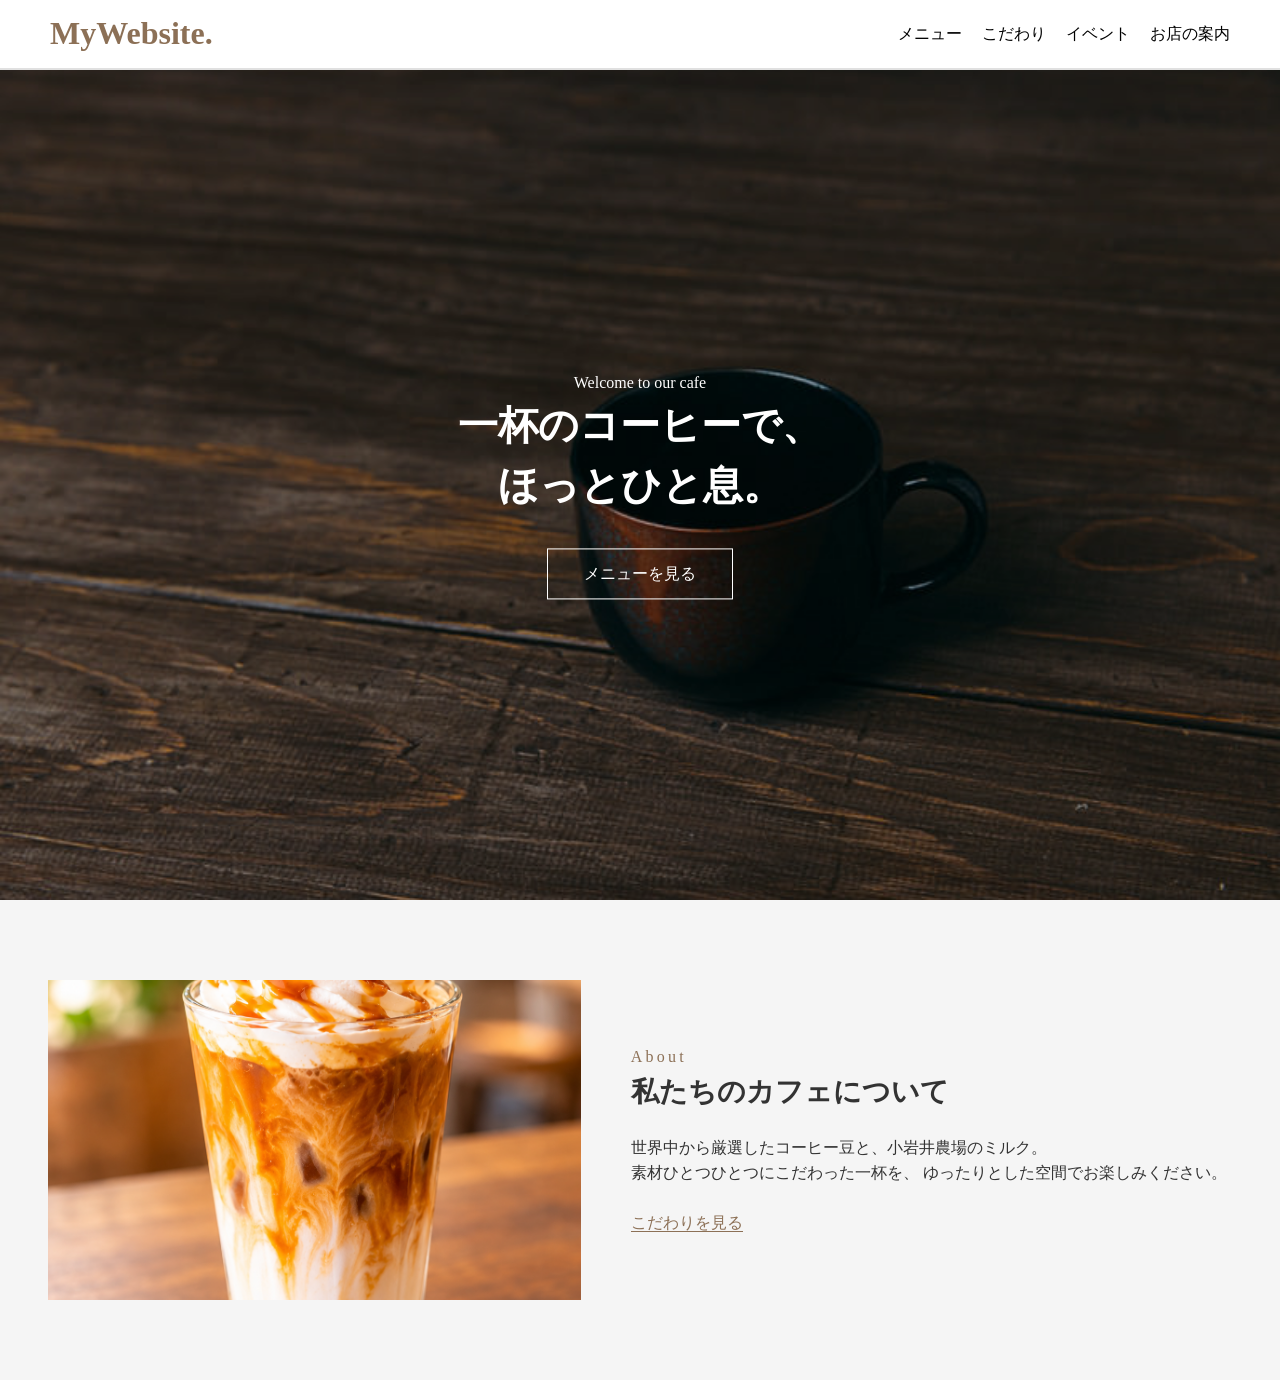
<file: index.html>
<!DOCTYPE html>
<html lang="ja">

<head>
    <meta charset="UTF-8">
    <meta name="viewport" content="width=device-width, initial-scale=1.0">
    <link rel="stylesheet" href="style.css">
    <link rel="stylesheet" href="index.css">
    <title>カフェ | TOP</title>
</head>

<body>
    <header class="header">
        <h1 class="logo">
            <a href="index.html">MyWebsite.</a>
        </h1>
        <nav class="nav">
            <a href="menu.html">メニュー</a>
            <a href="special.html">こだわり</a>
            <a href="event.html">イベント</a>
            <a href="">お店の案内</a>
        </nav>
    </header>

    <!-- 見出し -->
    <section class="top">
        <img class="top-img" src="special_image/kissaten25_92A2364-p_TP_V4.jpg" alt="落ち着いた雰囲気のカフェ店内">
        <div class="top-text">
            <p class="top-sub">Welcome to our cafe</p>
            <h2 class="top-title">一杯のコーヒーで、<br>ほっとひと息。</h2>
            <a class="top-btn" href="menu.html">メニューを見る</a>
        </div>
    </section>

    <main>
        <!-- お店の紹介 -->
        <section class="about">
            <div class="about-img">
                <img src="event_img/キャラメルマキアートの贅沢な一杯.png" alt="当店のコーヒー">
            </div>
            <div class="about-text">
                <p class="about-sub">About</p>
                <h2 class="about-title">私たちのカフェについて</h2>
                <p class="about-desc">
                    世界中から厳選したコーヒー豆と、小岩井農場のミルク。<br>
                    素材ひとつひとつにこだわった一杯を、
                    ゆったりとした空間でお楽しみください。
                </p>
                <a class="about-link" href="special.html">こだわりを見る</a>
            </div>
        </section>
    </main>
</body>

</html>
</file>
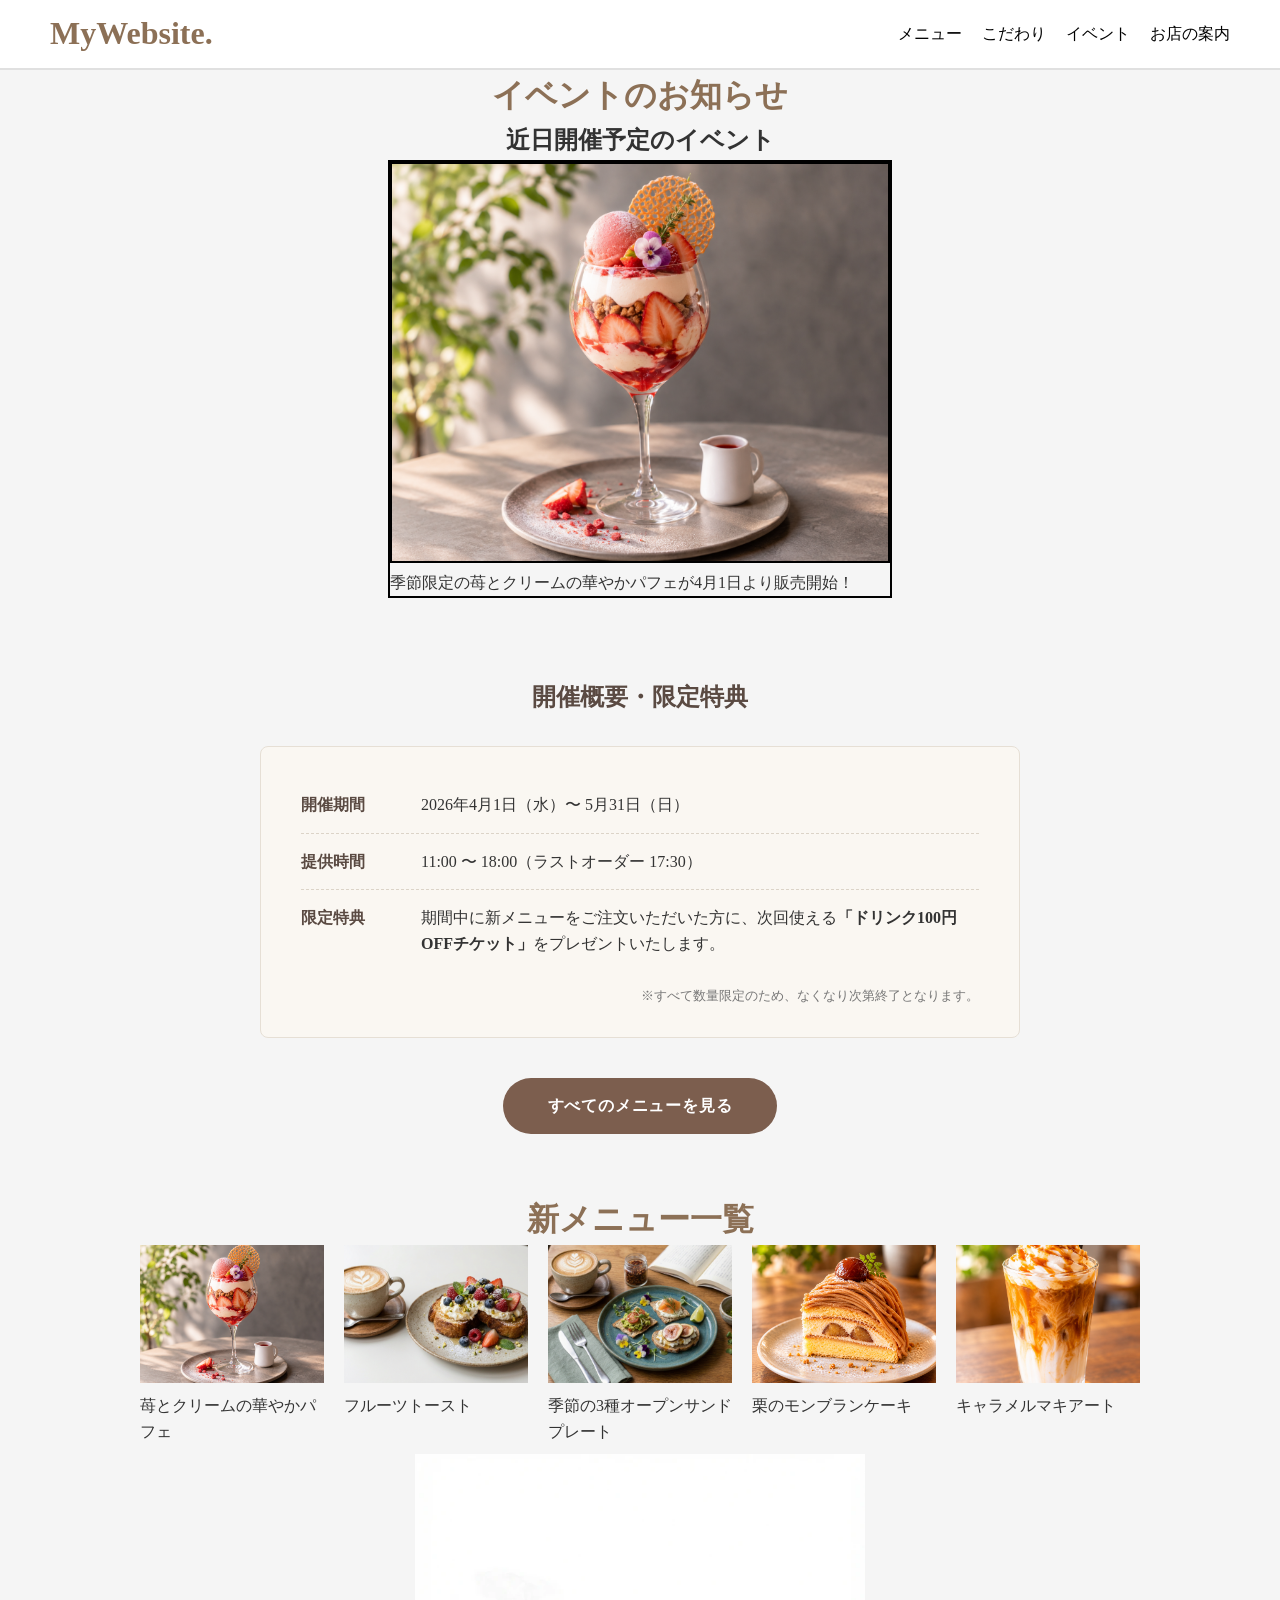
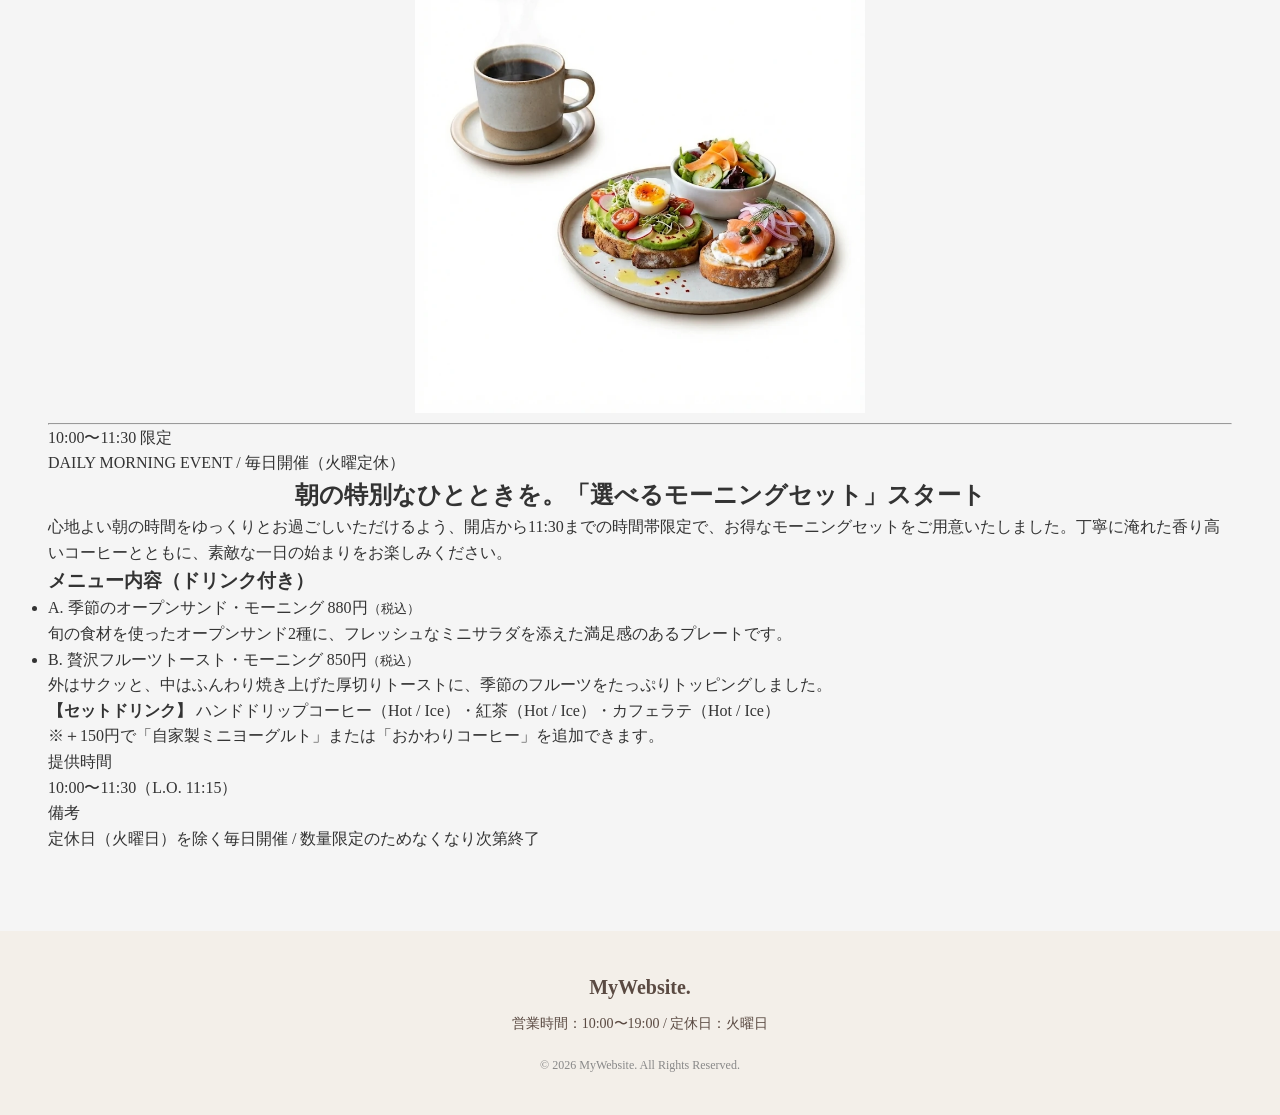
<file: event.html>
<!DOCTYPE html>
<html lang="ja">
<head>
    <meta charset="UTF-8">
    <meta name="viewport" content="width=device-width, initial-scale=1.0">
    <link rel="stylesheet" href="event.css">
    <link rel="stylesheet" href="style.css">
    <title></title>
</head>
<body>

<header class="header">
        <h1 class="logo">
            <a href="index.html">MyWebsite.</a>
        </h1>
        <nav class="nav">
            <a href="menu.html">メニュー</a>
            <a href="special.html">こだわり</a>
            <a href="event.html">イベント</a>
            <a href="">お店の案内</a>
        </nav>
</header>

    <main>
        <h1>イベントのお知らせ</h1>
        <h2>近日開催予定のイベント</h2>
        <div style="border: 2px solid black; width: fit-content; margin: 0 auto;">
            <div style="text-align: center;">
                <img class="menu" src="/event_img/苺とクリームの華やかパフェ.png" alt="">
            </div>
            <p>季節限定の苺とクリームの華やかパフェが4月1日より販売開始！</p>
        </div>
        <section class="event-info">
            <h2 class="section-title">開催概要・限定特典</h2>
            <div class="info-box">
            <dl class="info-list">
                <div class="info-row">
                <dt>開催期間</dt>
                <dd>2026年4月1日（水）〜 5月31日（日）</dd>
                </div>
                <div class="info-row">
                <dt>提供時間</dt>
                <dd>11:00 〜 18:00（ラストオーダー 17:30）</dd>
                </div>
                <div class="info-row">
                <dt>限定特典</dt>
                <dd>期間中に新メニューをご注文いただいた方に、次回使える<strong>「ドリンク100円OFFチケット」</strong>をプレゼントいたします。</dd>
                </div>
            </dl>
            <p class="info-note">※すべて数量限定のため、なくなり次第終了となります。</p>
            </div>

            <!-- 通常メニューへの誘導ボタン -->
            <div class="btn-wrap">
            <a href="menu.html" class="btn-more">すべてのメニューを見る</a>
            </div>
        </section>

        
        <h1>新メニュー一覧</h1>

        <ul class="service-list">
            <li class="service-item">
                <img src="/event_img/苺とクリームの華やかパフェ.png" alt="">
                <p>苺とクリームの華やかパフェ</p>
            </li>
            <li class="service-item">
                <img src="/event_img/フルーツトースト.jpg" alt="フルーツトースト">
                <p>フルーツトースト</p>
            </li>
            <li class="service-item">
                <img src="event_img/季節の3種オープンサンドプレート.jpg" alt="季節の3種オープンサンドプレート">
                <p>季節の3種オープンサンドプレート</p>
            </li>
            <li class="service-item">
                <img src="event_img/栗のモンブランケーキ slice.png" alt="季節の3種オープンサンドプレート">
                <p>栗のモンブランケーキ</p>
            </li>
            <li class="service-item">
                <img src="event_img/キャラメルマキアートの贅沢な一杯.png" alt="季節の3種オープンサンドプレート">
                <p>キャラメルマキアート</p>
            </li>
        </ul>

                <!-- モーニングセット告知セクション -->
        <section>
        <div>
            <img class="sand_img" src="event_img/季節のオープンサンド・モーニング.jpg" alt="選べるモーニングセット（オープンサンドとコーヒー）">
            <hr>
            <div>10:00〜11:30 限定</div>
        </div>

        <div>
            <p>DAILY MORNING EVENT / 毎日開催（火曜定休）</p>
            <h2>朝の特別なひとときを。「選べるモーニングセット」スタート</h2>
            
            <p>
            心地よい朝の時間をゆっくりとお過ごしいただけるよう、開店から11:30までの時間帯限定で、お得なモーニングセットをご用意いたしました。丁寧に淹れた香り高いコーヒーとともに、素敵な一日の始まりをお楽しみください。
            </p>

            <div>
            <h3>メニュー内容（ドリンク付き）</h3>
            <ul>
                <li>
                <div>
                    <span>A. 季節のオープンサンド・モーニング</span>
                    <span>880円<small>（税込）</small></span>
                </div>
                <p>旬の食材を使ったオープンサンド2種に、フレッシュなミニサラダを添えた満足感のあるプレートです。</p>
                </li>
                <li>
                <div>
                    <span>B. 贅沢フルーツトースト・モーニング</span>
                    <span>850円<small>（税込）</small></span>
                </div>
                <p>外はサクッと、中はふんわり焼き上げた厚切りトーストに、季節のフルーツをたっぷりトッピングしました。</p>
                </li>
            </ul>

            <div>
                <strong>【セットドリンク】</strong>
                ハンドドリップコーヒー（Hot / Ice）・紅茶（Hot / Ice）・カフェラテ（Hot / Ice）<br>
                <span>※＋150円で「自家製ミニヨーグルト」または「おかわりコーヒー」を追加できます。</span>
            </div>
            </div>

            <dl>
            <dt>提供時間</dt>
            <dd>10:00〜11:30（L.O. 11:15）</dd>
            <dt>備考</dt>
            <dd>定休日（火曜日）を除く毎日開催 / 数量限定のためなくなり次第終了</dd>
            </dl>
        </div>
    </section>
    </main>
    <!-- フッター -->
        <footer class="site-footer">
            <p class="footer-logo">MyWebsite.</p>
            <p class="footer-address">営業時間：10:00〜19:00 / 定休日：火曜日</p>
            <p class="copyright">&copy; 2026 MyWebsite. All Rights Reserved.</p>
        </footer>
</body>
</html>
</file>
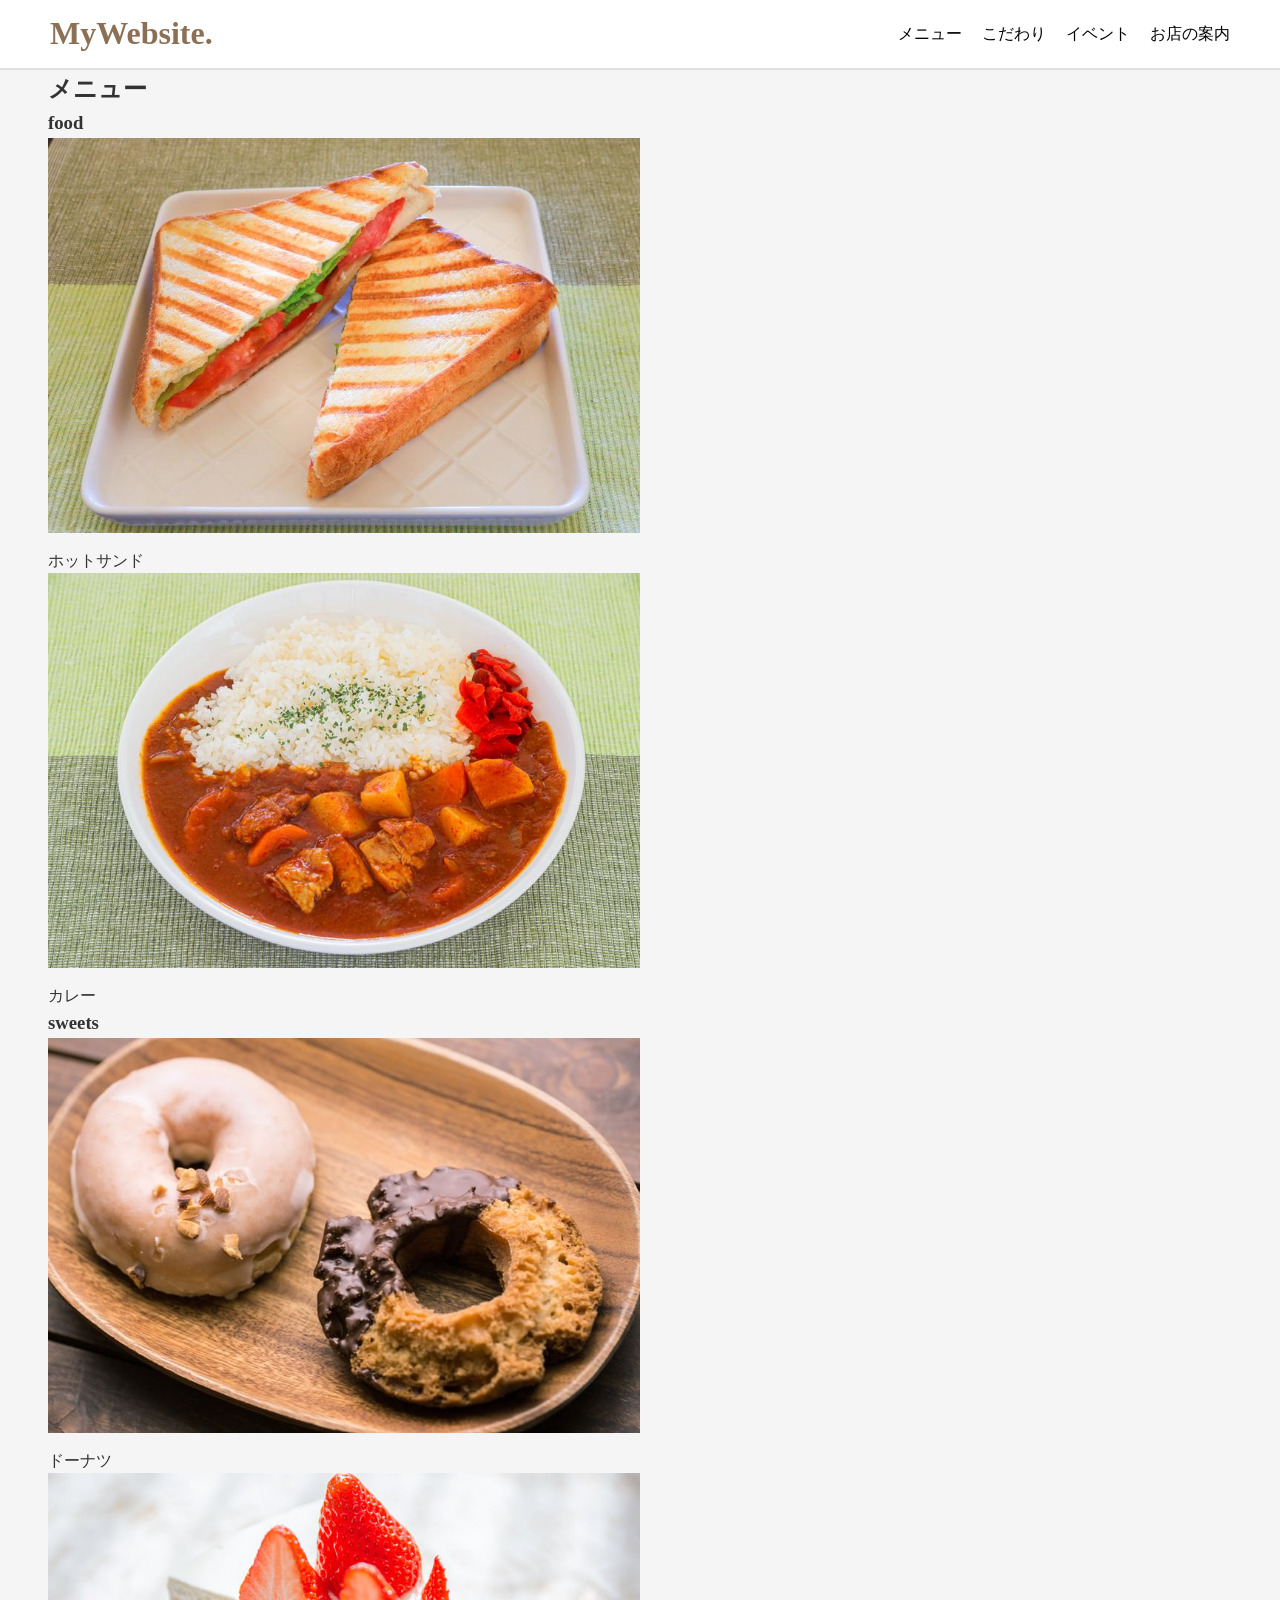
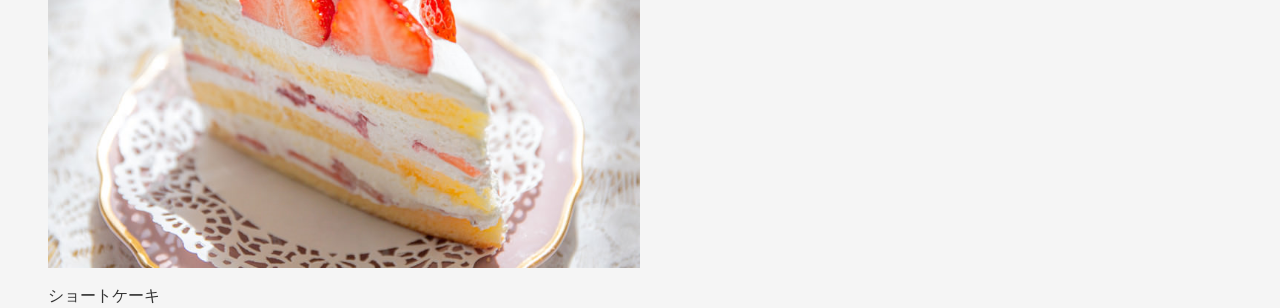
<file: menu.html>
<!DOCTYPE html>
<html lang="ja">
<head>
    <meta charset="UTF-8">
    <meta name="viewport" content="width=device-width, initial-scale=1.0">
    <link rel="stylesheet" href="style.css">
    <link rel="stylesheet" href="menu.css">
    <title>Document</title>
</head>
<body>
    <header class="header">
        <h1 class="logo">
            <a href="index.html">MyWebsite.</a>
        </h1>
        <nav class="nav">
            <a href="menu.html">メニュー</a>
            <a href="special.html">こだわり</a>
            <a href="event.html">イベント</a>
            <a href="">お店の案内</a>
        </nav>
    </header>
    <main>
        <h2>メニュー</h2>
        <section>
            <h3>food</h3>
            <div>
                <div class="menu-img"><img src="menu_img/menu1.jpg" alt="ホットサンド"></div>
                <div menu-text>ホットサンド</div>
                <div class="menu-img"><img src="menu_img/menu2.jpg" alt="カレー"></div>
                <div menu-text>カレー</div>
            </div>
            <h3>sweets</h3>
            <div class="menu-list">
                <div class="menu-img"><img src="menu_img/menu3.jpg" alt="ドーナツ"></div>
                <div menu-text>ドーナツ</div>
                <div class="menu-img"><img src="menu_img/menu4.jpg" alt="ショートケーキ"></div>
                <div menu-text>ショートケーキ</div>
            </div>
            <div></div>
        </section>
    </main>
    
</body>
</html>
</file>
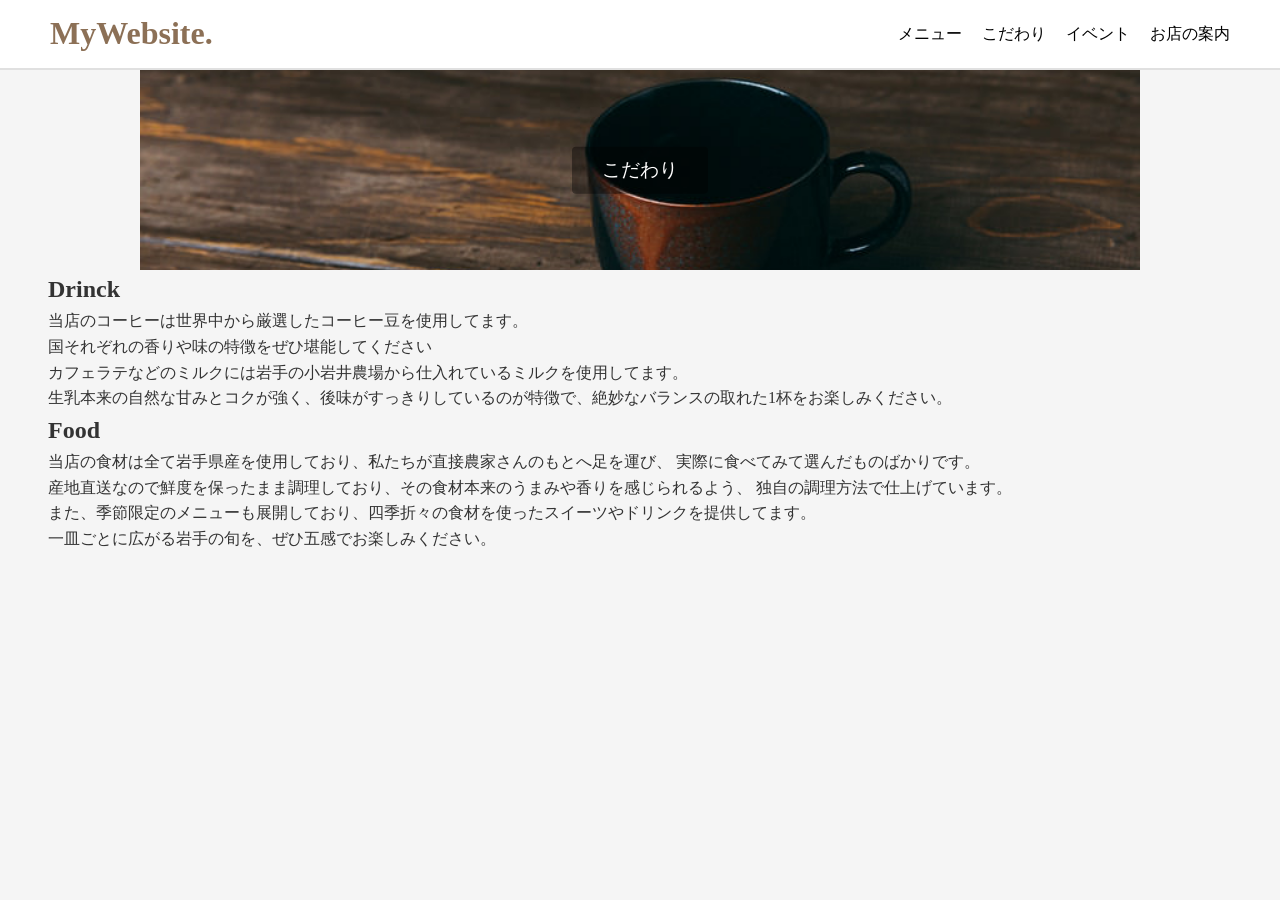
<file: special.html>
<!DOCTYPE html>
<html lang="ja">
<head>
    <meta charset="UTF-8">
    <meta name="viewport" content="width=device-width, initial-scale=1.0">
    <link rel="stylesheet" href="special.css">
    <link rel="stylesheet" href="style.css">
    <title>Document</title>
</head>
<body>

<header class="header">
        <h1 class="logo">
            <a href="index.html">MyWebsite.</a>
        </h1>
        <nav class="nav">
            <a href="menu.html">メニュー</a>
            <a href="special.html">こだわり</a>
            <a href="event.html">イベント</a>
            <a href="">お店の案内</a>
        </nav>
    </header>
  <main >
   <div class="main-visual">
    <img src="special_image/kissaten25_92A2364-p_TP_V4.jpg" alt="メインビジュアル">
    <div class="main-visual-text">こだわり</div>
  </div>

        <h2>Drinck</h2>
        <p>当店のコーヒーは世界中から厳選したコーヒー豆を使用してます。<br>
        国それぞれの香りや味の特徴をぜひ堪能してください<br>
        カフェラテなどのミルクには岩手の小岩井農場から仕入れているミルクを使用してます。<br>
        生乳本来の自然な甘みとコクが強く、後味がすっきりしているのが特徴で、絶妙なバランスの取れた1杯をお楽しみください。
        </p>

        <h2>Food</h2>
        <p>当店の食材は全て岩手県産を使用しており、私たちが直接農家さんのもとへ足を運び、
            実際に食べてみて選んだものばかりです。<br>
            産地直送なので鮮度を保ったまま調理しており、その食材本来のうまみや香りを感じられるよう、
            独自の調理方法で仕上げています。<br>
            また、季節限定のメニューも展開しており、四季折々の食材を使ったスイーツやドリンクを提供してます。<br>
            一皿ごとに広がる岩手の旬を、ぜひ五感でお楽しみください。

        </p>
  </main>

</body>
</html>
</file>
<file: style.css>
/* 全体 */
* {
  margin: 0;
  padding: 0;
  box-sizing: border-box;
}
/* bodyレイアウト */
body {
  background-color: #f5f5f5;
  color: #333333;
  line-height: 1.6;
}
/* ナビゲーションバー */
.header {
  width: 100%;
  height: 70px;
  background-color: #ffffff;
  border-bottom: 2px solid #e0e0e0;
  display: flex;
  justify-content: space-between;
  align-items: center;
  padding: 0 50px;
}
.nav {
  display: flex;
  gap: 20px;
}
.nav a {
  color: #000000;
  text-decoration: none;
}
.nav a:hover {
  color: #8c7056;
}
.logo a {
  text-decoration: none;
  color: #8c7056;
}
/* メインコンテンツ */
main {
  padding: 0 48px;
}
h1 {
  color: #8c7056;
}

.site-footer {
  background-color: #f3efe9;
  color: #5a4a42;
  text-align: center;
  padding: 40px 20px;
  margin-top: 80px;
}
.footer-logo {
  font-size: 20px;
  font-weight: bold;
  margin: 0 0 10px;
}

.footer-address {
  font-size: 14px;
  margin: 0 0 20px;
}
</file>
<file: index.css>
/* 見出し */
.top {
  position: relative;
  width: 100%;
  height: calc(100vh - 70px); /* ヘッダー(70px)を除いた画面いっぱい */
  min-height: 400px;
  overflow: hidden;
}

/* 背景の写真 */
.top-img {
  width: 100%;
  height: 100%;
  object-fit: cover;
  display: block;
}
.top::after {
  content: "";
  position: absolute;
  inset: 0;
  background-color: rgba(0, 0, 0, 0.35);
}

/* 写真の上の文字 */
.top-text {
  position: absolute;
  top: 50%;
  left: 50%;
  transform: translate(-50%, -50%);
  z-index: 1;
  width: 90%;
  text-align: center;
  color: #ffffff;
}
.top-title {
  font-size: 40px;
  line-height: 1.5;
  margin-bottom: 32px;
}
/* TOPの画像の中ボタン */
.top-btn {
  display: inline-block;
  padding: 12px 36px;
  border: 1px solid #ffffff;
  color: #ffffff;
  text-decoration: none;
  transition: 0.3s;
}
.top-btn:hover {
  background-color: #8c7056;
  border-color: #8c7056;
}

/* お店の紹介 */
.about {
  display: flex;
  align-items: center;
  margin: 80px 0;
  gap: 50px;
}
.about-img {
  width: 45%;
}
.about-img img {
  width: 100%;
  height: 320px;
  object-fit: cover;
  display: block;
}
.about-sub {
  color: #8c7056;
  letter-spacing: 0.2em;
}
.about-title {
  font-size: 28px;
  margin-bottom: 20px;
}
.about-desc {
  margin-bottom: 24px;
}
/* こだわりページへのリンク */
.about-link {
  color: #8c7056;
  text-decoration: none;
  border-bottom: 1px solid #8c7056;
}
.about-link:hover {
  opacity: 0.7;
}
</file>
<file: event.css>
.menu{
    border: 2px solid black; 
    width: fit-content; 
    text-align: center;
    height: auto;
    width: 500px;
}

h1,h2{
  text-align: center;
}

/* 親要素：カードを5列で並べる設定 */
.service-list {
  display: grid;
  grid-template-columns: repeat(5, 1fr); /* 均等な幅で5列に並べる */
  gap: 30px 20px; /* 上下の余白30px、左右の余白20px */
  list-style: none; /* リストの黒丸（・）を消す */
  padding: 0;
  max-width: 1000px; /* 全体の最大幅 */
  margin: 0 auto; /* 中央寄せ */
}

/* 各カード内のデザイン */
.service-item a {
  display: block;
  text-decoration: none; /* リンクの下線を消す */
  color: #333;
  text-align: center; /* 文字を中央揃え */
}
/* 画像の調整 */
.service-item img {
  width: 100%;          /* カードの幅いっぱいに広げる */
  aspect-ratio: 4 / 3;  /* ← height: auto; の代わりにこれを追加！（横4：縦3に統一） */
  object-fit: cover;    /* ← 画像が潰れないように枠に合わせて自動トリミング */
  display: block;
  margin-bottom: 10px;  /* 画像と文字の間の余白 */
}

/* 開催概要・限定特典セクション */
.event-info {
  max-width: 800px;
  margin: 80px auto 60px;
  padding: 0 20px;
  color: #333;
}

.section-title {
  text-align: center;
  font-size: 24px;
  color: #5a4a42; /* 見出しに近い落ち着いたブラウン */
  margin-bottom: 30px;
}

.info-box {
  background-color: #faf7f2; /* 優しいクリーム色 */
  border: 1px solid #e6dfd5;
  border-radius: 8px;
  padding: 30px 40px;
}

.info-list {
  margin: 0;
}

.info-row {
  display: flex;
  padding: 15px 0;
  border-bottom: 1px dashed #dcd4c8;
}

.info-row:last-child {
  border-bottom: none;
}

.info-row dt {
  width: 120px;
  font-weight: bold;
  color: #5a4a42;
  flex-shrink: 0;
}

.info-row dd {
  margin: 0;
  line-height: 1.6;
}

.info-note {
  margin: 15px 0 0;
  font-size: 13px;
  color: #777;
  text-align: right;
}

/* 誘導ボタン */
.btn-wrap {
  text-align: center;
  margin-top: 40px;
}

.btn-more {
  display: inline-block;
  padding: 15px 45px;
  background-color: #7c5e4e;
  color: #fff;
  text-decoration: none;
  border-radius: 30px;
  font-weight: bold;
  letter-spacing: 0.05em;
  transition: background-color 0.3s, transform 0.2s;
}

.btn-more:hover {
  background-color: #5e4538;
  transform: translateY(-2px);
}

.copyright {
  font-size: 12px;
  color: #888;
  margin: 0;
}

.sand_img{
  width: 450px; 
  display: block; 
  margin: 10px auto;
}
</file>
<file: menu.css>
.menu-img{
    display: flex;
    padding-bottom: 5px;
    margin-bottom: 10px;
}
.menu-img img{
    width: 50%;
    padding: auto;
}
</file>
<file: special.css>
.main-visual {
  position: relative;
  max-width: 1000px;
  margin: 0 auto;
}

.main-visual img {
  width: 100%;
  height: 200px;
  object-fit: cover;
  display: block;
}

.main-visual-text {
  text-align: center;
  position: absolute;
  top: 50%;
  left: 50%;
  transform: translate(-50%, -50%);
  background-color: rgba(0, 0, 0, 0.4);
  color: #fff;
  padding: 8px 30px;
  font-size: 1.2rem;
  border-radius: 4px;
}
</file>
